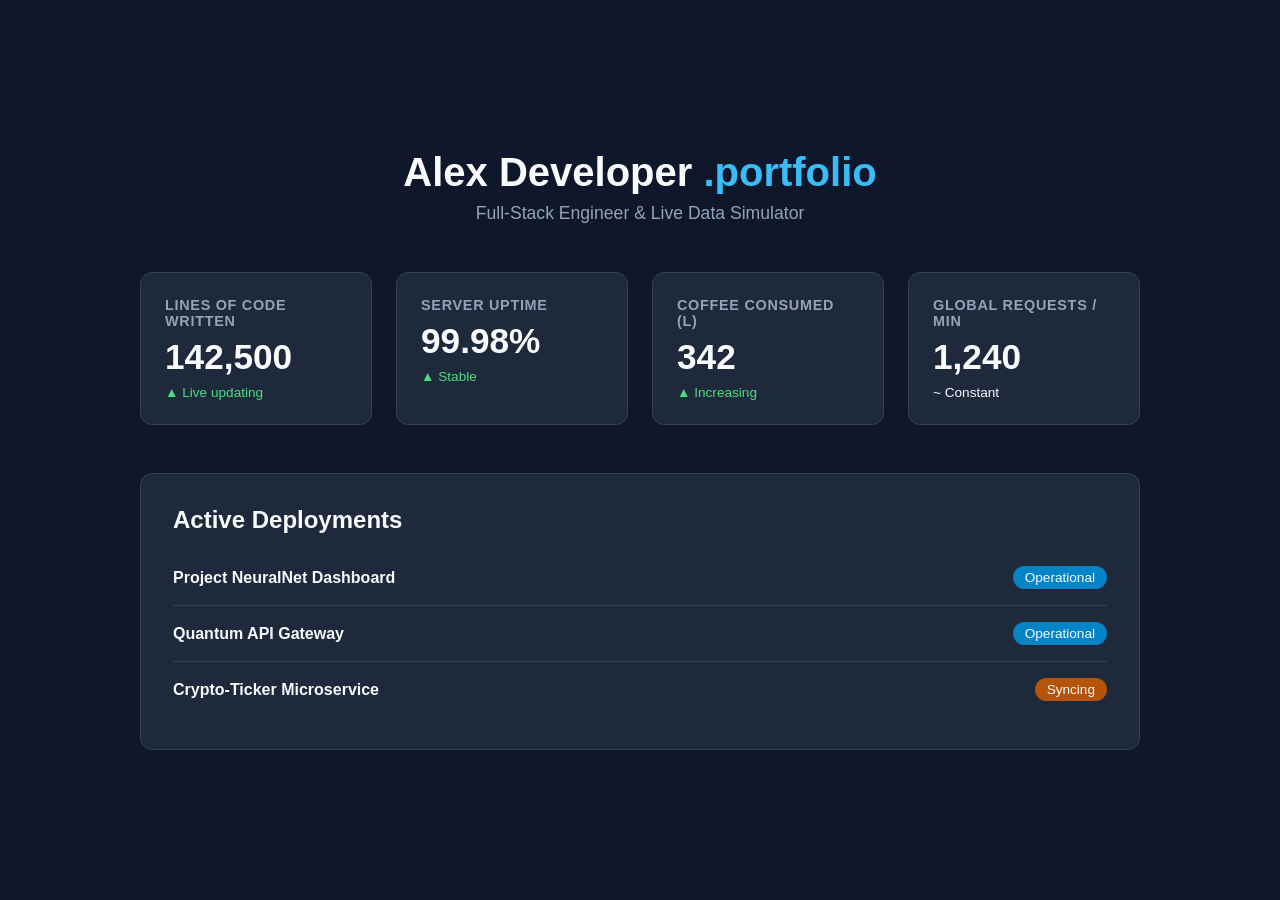
<file: gemini-code-1782490753656.html>
<!DOCTYPE html>
<html lang="en">
<head>
    <meta charset="UTF-8">
    <meta name="viewport" content="width=device-width, initial-scale=1.0">
    <title>DevPortfolio // Stats Center</title>
    <style>
        :root {
            --bg-color: #0f172a;
            --card-bg: #1e293b;
            --accent-color: #38bdf8;
            --text-main: #f8fafc;
            --text-muted: #94a3b8;
        }

        * {
            box-sizing: border-box;
            margin: 0;
            padding: 0;
            font-family: 'Segoe UI', Tahoma, Geneva, Verdana, sans-serif;
        }

        body {
            background-color: var(--bg-color);
            color: var(--text-main);
            padding: 2rem;
            display: flex;
            justify-content: center;
            align-items: center;
            min-height: 100vh;
        }

        .portfolio-container {
            width: 100%;
            max-width: 1000px;
        }

        header {
            margin-bottom: 3rem;
            text-align: center;
        }

        header h1 {
            font-size: 2.5rem;
            margin-bottom: 0.5rem;
            color: var(--text-main);
        }

        header h1 span {
            color: var(--accent-color);
        }

        header p {
            color: var(--text-muted);
            font-size: 1.1rem;
        }

        .stats-grid {
            display: grid;
            grid-template-columns: repeat(auto-fit, minmax(220px, 1fr));
            gap: 1.5rem;
            margin-bottom: 3rem;
        }

        .stat-card {
            background-color: var(--card-bg);
            padding: 1.5rem;
            border-radius: 12px;
            border: 1px solid #334155;
            transition: transform 0.3s ease, border-color 0.3s ease;
            position: relative;
            overflow: hidden;
        }

        .stat-card:hover {
            transform: translateY(-5px);
            border-color: var(--accent-color);
        }

        .stat-card h3 {
            font-size: 0.9rem;
            text-transform: uppercase;
            letter-spacing: 0.05em;
            color: var(--text-muted);
            margin-bottom: 0.5rem;
        }

        .stat-number {
            font-size: 2.2rem;
            font-weight: bold;
            color: var(--text-main);
            transition: color 0.3s ease;
        }

        .stat-number.updating {
            color: var(--accent-color);
        }

        .stat-trend {
            font-size: 0.85rem;
            margin-top: 0.5rem;
            display: flex;
            align-items: center;
            gap: 0.25rem;
        }

        .trend-up { color: #4ade80; }
        .trend-down { color: #f87171; }

        .projects-section {
            background-color: var(--card-bg);
            padding: 2rem;
            border-radius: 12px;
            border: 1px solid #334155;
        }

        .projects-section h2 {
            margin-bottom: 1rem;
            font-size: 1.5rem;
        }

        .project-list {
            list-style: none;
        }

        .project-item {
            padding: 1rem 0;
            border-bottom: 1px solid #334155;
            display: flex;
            justify-content: space-between;
            align-items: center;
        }

        .project-item:last-child {
            border-bottom: none;
        }

        .project-name {
            font-weight: 600;
        }

        .project-status {
            font-size: 0.85rem;
            background-color: #0284c7;
            padding: 0.25rem 0.75rem;
            border-radius: 20px;
        }
    </style>
</head>
<body>

    <div class="portfolio-container">
        <header>
            <h1>Alex Developer <span>.portfolio</span></h1>
            <p>Full-Stack Engineer & Live Data Simulator</p>
        </header>

        <main class="stats-grid">
            <div class="stat-card">
                <h3>Lines of Code written</h3>
                <div class="stat-number" id="stat-loc">142,500</div>
                <div class="stat-trend trend-up">▲ Live updating</div>
            </div>

            <div class="stat-card">
                <h3>Server Uptime</h3>
                <div class="stat-number" id="stat-uptime">99.98%</div>
                <div class="stat-trend trend-up">▲ Stable</div>
            </div>

            <div class="stat-card">
                <h3>Coffee Consumed (L)</h3>
                <div class="stat-number" id="stat-coffee">342</div>
                <div class="stat-trend trend-up">▲ Increasing</div>
            </div>

            <div class="stat-card">
                <h3>Global Requests / min</h3>
                <div class="stat-number" id="stat-requests">1,240</div>
                <div class="stat-trend standard" id="trend-req">~ Constant</div>
            </div>
        </main>

        <section class="projects-section">
            <h2>Active Deployments</h2>
            <ul class="project-list">
                <li class="project-item">
                    <span class="project-name">Project NeuralNet Dashboard</span>
                    <span class="project-status">Operational</span>
                </li>
                <li class="project-item">
                    <span class="project-name">Quantum API Gateway</span>
                    <span class="project-status">Operational</span>
                </li>
                <li class="project-item">
                    <span class="project-name">Crypto-Ticker Microservice</span>
                    <span class="project-status" style="background-color: #b45309;">Syncing</span>
                </li>
            </ul>
        </section>
    </div>

    <script>
        // Initial core values
        let loc = 142500;
        let coffee = 342;

        function updateStatistics() {
            // 1. Update Lines of Code (Always goes up slightly)
            const locElement = document.getElementById('stat-loc');
            loc += Math.floor(Math.random() * 12) + 1; 
            flashTrack(locElement);
            locElement.textContent = loc.toLocaleString();

            // 2. Update Server Uptime (Flaps slightly between 99.90 and 100.00)
            const uptimeElement = document.getElementById('stat-uptime');
            const uptime = (99.90 + Math.random() * 0.1).toFixed(2);
            uptimeElement.textContent = uptime + '%';

            // 3. Update Coffee (Rarely goes up)
            if (Math.random() > 0.7) {
                const coffeeElement = document.getElementById('stat-coffee');
                coffee += 1;
                flashTrack(coffeeElement);
                coffeeElement.textContent = coffee;
            }

            // 4. Update Global Requests (Fluctuates wildly)
            const reqElement = document.getElementById('stat-requests');
            const trendElement = document.getElementById('trend-req');
            const currentReq = Math.floor(Math.random() * (2500 - 800) + 800);
            
            flashTrack(reqElement);
            reqElement.textContent = currentReq.toLocaleString();

            if (currentReq > 1800) {
                trendElement.textContent = "▲ High Traffic";
                trendElement.className = "stat-trend trend-up";
            } else if (currentReq < 1100) {
                trendElement.textContent = "▼ Low Traffic";
                trendElement.className = "stat-trend trend-down";
            } else {
                trendElement.textContent = "~ Stable";
                trendElement.className = "stat-trend";
                trendElement.style.color = "var(--text-muted)";
            }
        }

        // Helper function to create a quick glow animation effect when text changes
        function flashTrack(element) {
            element.classList.add('updating');
            setTimeout(() => {
                element.classList.remove('updating');
            }, 300);
        }

        // Run the simulation every 2.5 seconds
        setInterval(updateStatistics, 2500);
    </script>
</body>
</html>
</file>
